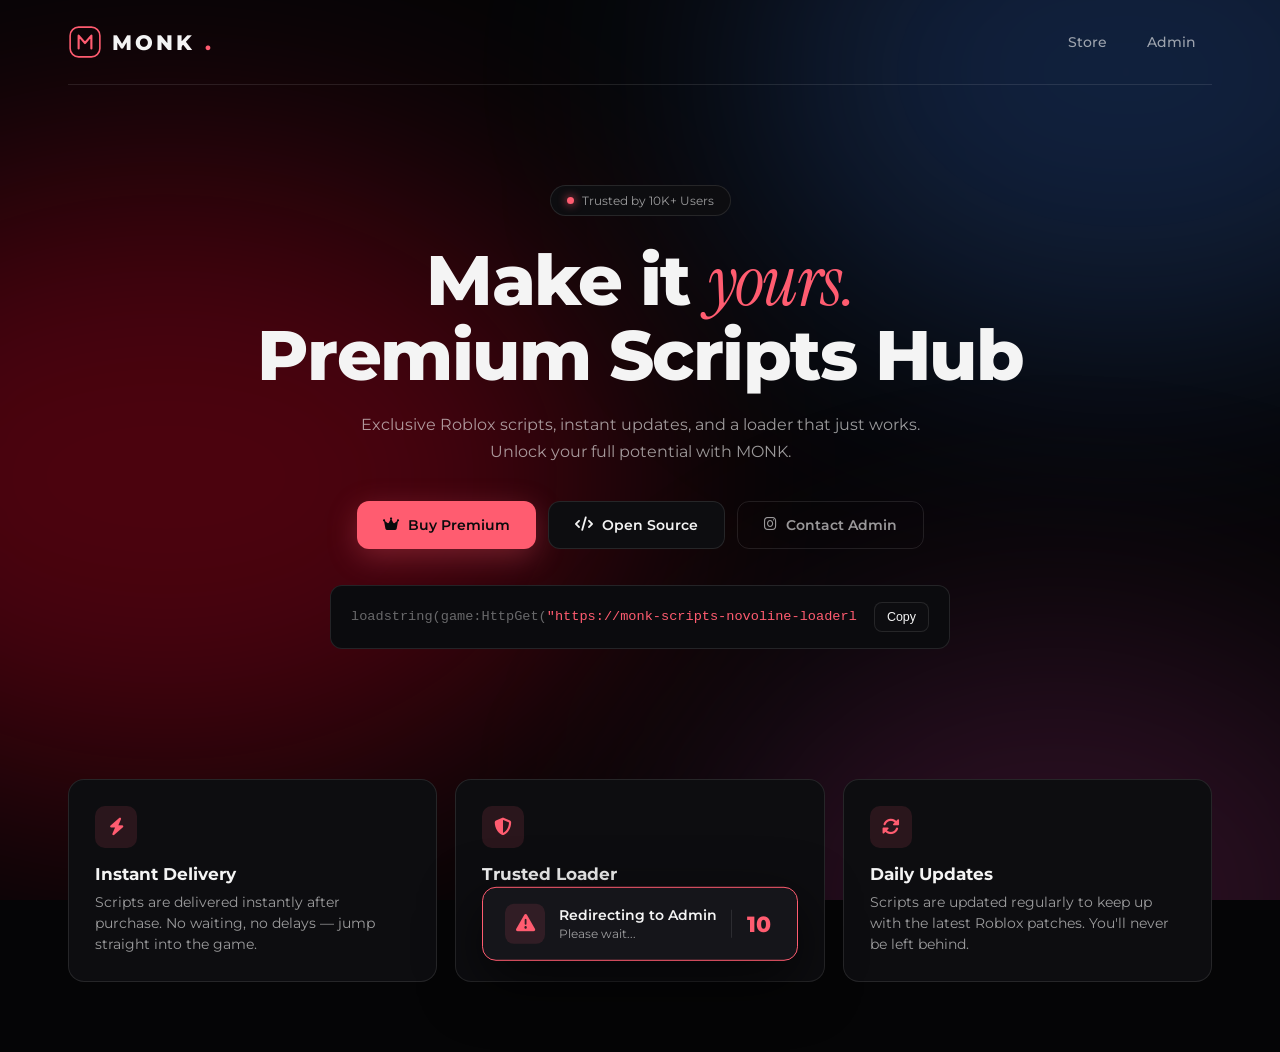
<file: index.html>
<!DOCTYPE html>
<html lang="en">
<head>
  <meta charset="UTF-8" />
  <meta name="viewport" content="width=device-width, initial-scale=1.0" />
  <title>MONK — Premium Script Hub</title>
  <meta name="description" content="MONK is a premium Roblox script hub with exclusive scripts, instant updates, and a trusted loader." />
  <meta name="theme-color" content="#050506" />
  <!-- FAVICON -->
  <link rel="icon" href="data:image/svg+xml,<svg xmlns='http://www.w3.org/2000/svg' viewBox='0 0 100 100'><rect width='100' height='100' rx='22' fill='%23ff5c70'/><text x='50' y='72' font-size='60' font-family='Montserrat,sans-serif' font-weight='800' text-anchor='middle' fill='%230a0a0c'>M</text></svg>" />
  <link rel="stylesheet" href="style.css" />
</head>
<body>

  <!-- FULL-PAGE LOADING SCREEN -->
  <div id="page-loader">
    <div class="spinner"></div>
    <div class="load-text">Loading MONK...</div>
  </div>

  <div class="glows">
    <span class="r"></span>
    <span class="b"></span>
    <span class="p"></span>
  </div>

  <div id="toast">
    <i class="fas fa-exclamation-triangle toast-icon"></i>
    <span class="toast-text">Redirecting to Admin<small>Please wait...</small></span>
    <span class="toast-timer" id="timer">10</span>
  </div>

  <div class="wrap">
    <nav>
      <a href="/" class="brand">
        <svg viewBox="0 0 64 64" fill="none">
          <rect x="4" y="4" width="56" height="56" rx="16" stroke="#ff5c70" stroke-width="3"/>
          <path d="M20 44V20L32 34L44 20V44" stroke="#ff5c70" stroke-width="4" stroke-linecap="round" stroke-linejoin="round"/>
        </svg>
        MONK<span class="accent">.</span>
      </a>
      <div class="nav-links">
        <a href="/buy">Store</a>
        <a href="#" onclick="redirectInstagram(); return false;">Admin</a>
      </div>
    </nav>

    <section class="hero">
      <div class="hero-badge"><span class="dot"></span> Trusted by 10K+ Users</div>
      <h1>Make it <em>yours.</em><br>Premium Scripts Hub</h1>
      <p>Exclusive Roblox scripts, instant updates, and a loader that just works. Unlock your full potential with MONK.</p>

      <!-- ONLY 3 BUTTONS -->
      <div class="btn-group">
        <a href="/buy" class="btn btn-primary">
          <i class="fas fa-crown"></i> Buy Premium
        </a>
        <button class="btn btn-secondary" onclick="openSource()">
          <i class="fas fa-code"></i> Open Source
        </button>
        <button class="btn btn-ghost" onclick="redirectInstagram()">
          <i class="fab fa-instagram"></i> Contact Admin
        </button>
      </div>

      <div class="code-block">
        <code>loadstring(game:HttpGet(<span class="str">"https://monk-scripts-novoline-loaderlua.vercel.app/"</span>))()</code>
        <button class="code-copy" onclick="copyCode(this)">Copy</button>
      </div>
    </section>

    <section class="features">
      <div class="feature">
        <div class="feature-icon"><i class="fas fa-bolt"></i></div>
        <h3>Instant Delivery</h3>
        <p>Scripts are delivered instantly after purchase. No waiting, no delays — jump straight into the game.</p>
      </div>
      <div class="feature">
        <div class="feature-icon"><i class="fas fa-shield-halved"></i></div>
        <h3>Trusted Loader</h3>
        <p>All scripts run through our proprietary loader, verified for safety and stability across major executors.</p>
      </div>
      <div class="feature">
        <div class="feature-icon"><i class="fas fa-rotate"></i></div>
        <h3>Daily Updates</h3>
        <p>Scripts are updated regularly to keep up with the latest Roblox patches. You'll never be left behind.</p>
      </div>
    </section>
  </div>

  <script src="script.js"></script>
  <script>
    // LOADING SCREEN
    window.addEventListener('load', () => {
      setTimeout(() => {
        document.getElementById('page-loader').classList.add('hide');
      }, 1200);
    });

    function openSource() {
      const loader = document.getElementById('page-loader');
      loader.classList.remove('hide');
      setTimeout(() => { window.location.href = '/source'; }, 2200);
    }

    function copyCode(btn) {
      const code = document.querySelector('.code-block code').innerText;
      navigator.clipboard.writeText(code).then(() => {
        btn.textContent = 'Copied!';
        setTimeout(() => { btn.textContent = 'Copy'; }, 1500);
      });
    }
  </script>
</body>
</html>
</file>
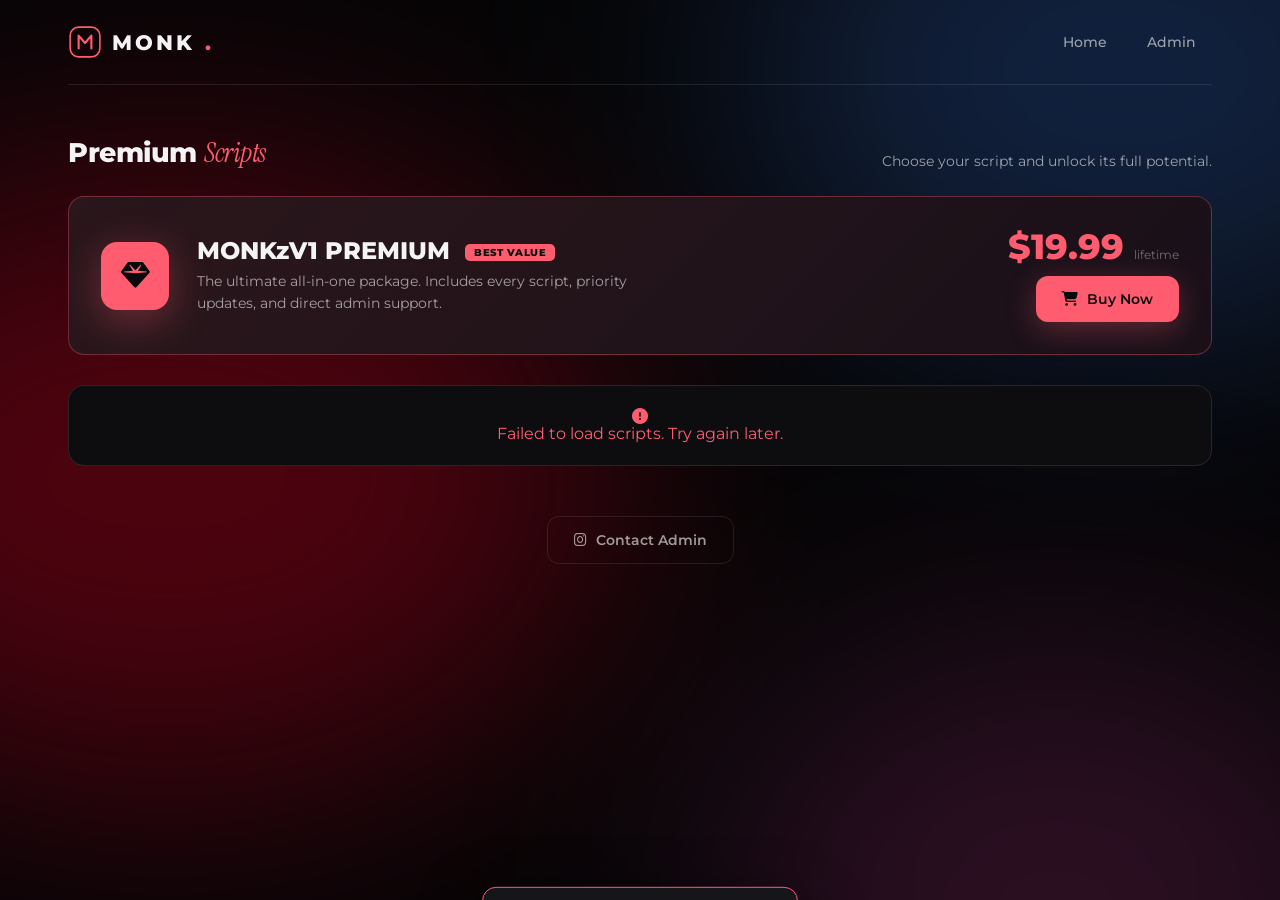
<file: buy.html>
<!DOCTYPE html>
<html lang="en">
<head>
  <meta charset="UTF-8" />
  <meta name="viewport" content="width=device-width, initial-scale=1.0" />
  <title>Store — MONK Premium Scripts</title>
  <!-- FAVICON -->
  <link rel="icon" href="data:image/svg+xml,<svg xmlns='http://www.w3.org/2000/svg' viewBox='0 0 100 100'><rect width='100' height='100' rx='22' fill='%23ff5c70'/><text x='50' y='72' font-size='60' font-family='Montserrat,sans-serif' font-weight='800' text-anchor='middle' fill='%230a0a0c'>M</text></svg>" />
  <link rel="stylesheet" href="style.css" />
</head>
<body>

  <!-- FULL-PAGE LOADING SCREEN -->
  <div id="page-loader">
    <div class="spinner"></div>
    <div class="load-text">Loading scripts...</div>
  </div>

  <div class="glows">
    <span class="r"></span>
    <span class="b"></span>
    <span class="p"></span>
  </div>

  <div id="toast">
    <i class="fas fa-exclamation-triangle toast-icon"></i>
    <span class="toast-text">Redirecting to Admin<small>Please wait...</small></span>
    <span class="toast-timer" id="timer">10</span>
  </div>

  <div class="wrap">
    <nav>
      <a href="/" class="brand">
        <svg viewBox="0 0 64 64" fill="none">
          <rect x="4" y="4" width="56" height="56" rx="16" stroke="#ff5c70" stroke-width="3"/>
          <path d="M20 44V20L32 34L44 20V44" stroke="#ff5c70" stroke-width="4" stroke-linecap="round" stroke-linejoin="round"/>
        </svg>
        MONK<span class="accent">.</span>
      </a>
      <div class="nav-links">
        <a href="/">Home</a>
        <a href="#" onclick="redirectInstagram(); return false;">Admin</a>
      </div>
    </nav>

    <div class="store-head">
      <h2>Premium <em>Scripts</em></h2>
      <p>Choose your script and unlock its full potential.</p>
    </div>

    <!-- Featured MONKzV1 -->
    <div class="featured-card">
      <div class="fc-icon"><i class="fas fa-gem"></i></div>
      <div class="fc-body">
        <h3>MONKzV1 PREMIUM <span class="badge">BEST VALUE</span></h3>
        <p>The ultimate all-in-one package. Includes every script, priority updates, and direct admin support.</p>
      </div>
      <div class="fc-price">
        <div class="amount">$19.99 <small>lifetime</small></div>
        <button class="btn btn-primary" onclick="startBuyRedirect(this)">
          <i class="fas fa-shopping-cart"></i> Buy Now
        </button>
      </div>
    </div>

    <div id="scripts-container" class="product-grid">
      <div class="product" style="grid-column: 1/-1; text-align: center; color: var(--dim);">
        <i class="fas fa-spinner fa-spin" style="font-size: 1.6rem; margin-bottom: 10px;"></i>
        <p>Loading scripts...</p>
      </div>
    </div>

    <div style="text-align: center; margin: 30px 0 60px;">
      <button class="btn btn-ghost" onclick="redirectInstagram()">
        <i class="fab fa-instagram"></i> Contact Admin
      </button>
    </div>
  </div>

  <script src="script.js"></script>
  <script>
    const SCRIPTS_URL = 'https://raw.githubusercontent.com/MANASMCPE/M0NK-hub/main/data/scripts.json';
    const container = document.getElementById('scripts-container');
    const SCRIPT_PRICE = '$4.99';

    // Array of premium icons for each script
    const SCRIPT_ICONS = ['fa-file-code', 'fa-gamepad', 'fa-robot', 'fa-bolt', 'fa-shield-halved', 'fa-gem'];

    fetch(SCRIPTS_URL)
      .then(res => res.json())
      .then(data => {
        container.innerHTML = '';
        data.scripts.forEach((script, i) => {
          const el = document.createElement('div');
          el.className = 'product';
          const iconClass = SCRIPT_ICONS[i % SCRIPT_ICONS.length];
          el.innerHTML = `
            <div class="product-top">
              <div class="product-logo"><i class="fas ${iconClass}"></i></div>
              ${script.featured ? '<span class="product-badge featured">Featured</span>' : ''}
            </div>
            <div class="product-cat">${script.category}</div>
            <h3>${script.title}</h3>
            <p class="product-desc">${script.description.replace(/\n/g, ' ')}</p>
            <div class="product-meta">
              <span><i class="fas fa-tag"></i> ${script.version}</span>
              <span><i class="fas fa-hdd"></i> ${script.size}</span>
              <span><i class="fas fa-calendar"></i> ${script.updated}</span>
            </div>
            <div class="product-footer">
              <div class="product-price">${SCRIPT_PRICE}</div>
              <button class="btn btn-primary" onclick="startBuyRedirect(this)">
                <i class="fas fa-shopping-cart"></i> Buy
              </button>
            </div>
          `;
          container.appendChild(el);
        });
        // Hide page loader after scripts render
        document.getElementById('page-loader').classList.add('hide');
      })
      .catch(() => {
        container.innerHTML = `<div class="product" style="grid-column:1/-1;text-align:center;color:var(--rose);">
          <i class="fas fa-exclamation-circle"></i> Failed to load scripts. Try again later.
        </div>`;
        document.getElementById('page-loader').classList.add('hide');
      });
  </script>
</body>
</html>
</file>
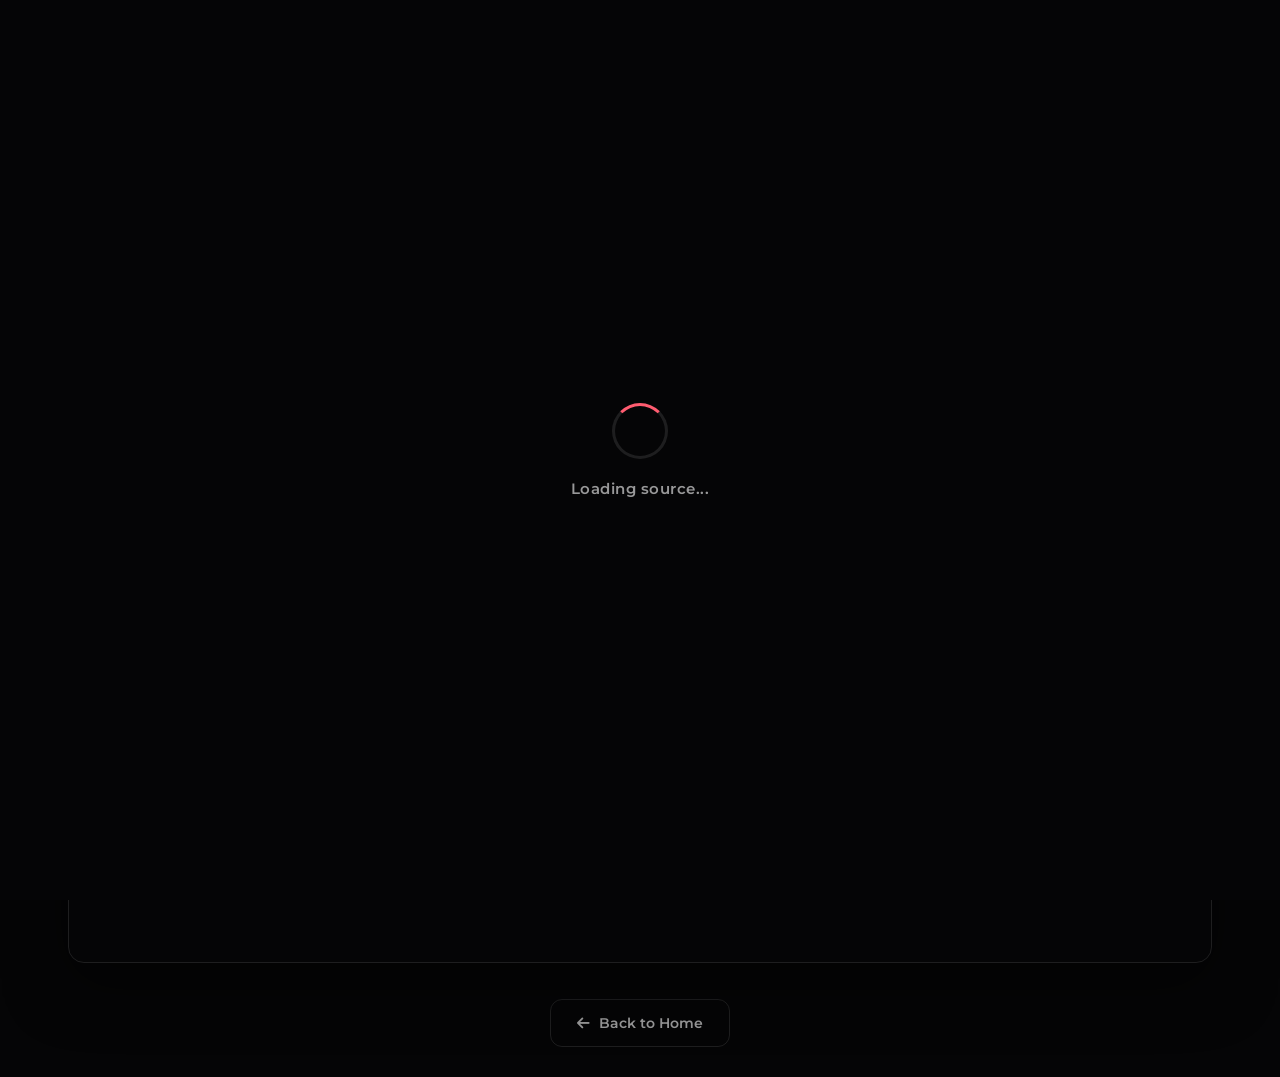
<file: src.html>
<!DOCTYPE html>
<html lang="en">
<head>
  <meta charset="UTF-8" />
  <meta name="viewport" content="width=device-width, initial-scale=1.0" />
  <title>SKID CANT GET SOURCE — MONK</title>
  <!-- FAVICON -->
  <link rel="icon" href="data:image/svg+xml,<svg xmlns='http://www.w3.org/2000/svg' viewBox='0 0 100 100'><rect width='100' height='100' rx='22' fill='%23ff5c70'/><text x='50' y='72' font-size='60' font-family='Montserrat,sans-serif' font-weight='800' text-anchor='middle' fill='%230a0a0c'>M</text></svg>" />
  <link rel="stylesheet" href="style.css" />
</head>
<body>

  <!-- FULL-PAGE LOADING SCREEN -->
  <div id="page-loader">
    <div class="spinner"></div>
    <div class="load-text">Loading source...</div>
  </div>

  <div class="glows">
    <span class="r"></span>
    <span class="b"></span>
    <span class="p"></span>
  </div>

  <div class="wrap">
    <nav>
      <a href="/" class="brand">
        <svg viewBox="0 0 64 64" fill="none">
          <rect x="4" y="4" width="56" height="56" rx="16" stroke="#ff5c70" stroke-width="3"/>
          <path d="M20 44V20L32 34L44 20V44" stroke="#ff5c70" stroke-width="4" stroke-linecap="round" stroke-linejoin="round"/>
        </svg>
        MONK<span class="accent">.</span>
      </a>
      <div class="nav-links">
        <a href="/">Home</a>
        <a href="/buy">Store</a>
      </div>
    </nav>

    <section class="hero" style="padding-bottom: 30px;">
      <h1 style="font-size: clamp(1.8rem, 5vw, 3rem);">SKID CANT GET <em>SOURCE</em></h1>
      <p>Exclusive open-source reveal by MONK.</p>

      <!-- OLD VIDEO + AUTOPLAY + LOOP + MUTE -->
      <div class="video-wrap">
        <iframe
          src="https://www.youtube.com/embed/h7oqtfgvT64?autoplay=1&loop=1&playlist=h7oqtfgvT64&mute=1&controls=1&rel=0"
          title="MONK Open Source"
          frameborder="0"
          allow="accelerometer; autoplay; clipboard-write; encrypted-media; gyroscope; picture-in-picture"
          allowfullscreen>
        </iframe>
      </div>

      <a href="/" class="btn btn-ghost" style="margin-top: 8px;">
        <i class="fas fa-arrow-left"></i> Back to Home
      </a>
    </section>
  </div>

  <script>
    window.addEventListener('load', () => {
      setTimeout(() => {
        document.getElementById('page-loader').classList.add('hide');
      }, 1500);
    });
  </script>
</body>
</html>
</file>
<file: style.css>
/* style.css — MONK • Novoline-inspired */
@import url('https://fonts.googleapis.com/css2?family=Instrument+Serif:ital@1&family=Montserrat:wght@500;600;700;800&family=JetBrains+Mono:wght@500&display=swap');
@import url('https://cdnjs.cloudflare.com/ajax/libs/font-awesome/6.4.0/css/all.min.css');

:root {
  --bg: #050506;
  --surface: #0d0d10;
  --surface-2: #15151a;
  --text: #f4f4f4;
  --dim: rgba(244, 244, 244, 0.62);
  --faint: rgba(244, 244, 244, 0.4);
  --line: rgba(255, 255, 255, 0.1);
  --rose: #ff5c70;
  --rose-soft: rgba(255, 92, 112, 0.12);
  --gold: #f5c542;
  --radius: 16px;
}

* { margin: 0; padding: 0; box-sizing: border-box; }

html { background: var(--bg); scroll-behavior: smooth; }

body {
  min-height: 100vh;
  background: var(--bg);
  color: var(--text);
  font-family: "Montserrat", system-ui, sans-serif;
  -webkit-font-smoothing: antialiased;
  overflow-x: hidden;
}

a { color: inherit; text-decoration: none; }

/* ---------- FULL-PAGE LOADING SCREEN ---------- */
#page-loader {
  position: fixed;
  inset: 0;
  background: var(--bg);
  display: flex;
  justify-content: center;
  align-items: center;
  flex-direction: column;
  z-index: 99999;
  gap: 20px;
  transition: opacity 0.4s ease, visibility 0.4s ease;
}
#page-loader.hide {
  opacity: 0;
  visibility: hidden;
}
#page-loader .spinner {
  width: 56px; height: 56px;
  border: 3px solid var(--line);
  border-top-color: var(--rose);
  border-radius: 50%;
  animation: spin 0.8s linear infinite;
}
#page-loader .load-text {
  font-family: "Montserrat", sans-serif;
  font-weight: 600;
  font-size: 0.95rem;
  color: var(--dim);
  letter-spacing: 0.5px;
  animation: pulse 1.5s ease-in-out infinite;
}
@keyframes spin { to { transform: rotate(360deg); } }
@keyframes pulse {
  0%, 100% { opacity: 0.5; }
  50% { opacity: 1; }
}

/* ---------- GLOWS ---------- */
.glows {
  position: fixed;
  inset: 0;
  pointer-events: none;
  z-index: 0;
  overflow: hidden;
}
.glows span {
  position: absolute;
  border-radius: 50%;
  filter: blur(130px);
}
.glows .r { left: -22vw; top: 18vh; width: 70vw; height: 70vh; background: rgba(202, 0, 33, 0.36); }
.glows .b { right: -18vw; top: -22vh; width: 60vw; height: 60vh; background: rgba(56, 116, 222, 0.26); }
.glows .p { right: -10vw; bottom: -30vh; width: 55vw; height: 60vh; background: rgba(214, 64, 159, 0.18); }

.wrap {
  position: relative;
  z-index: 1;
  max-width: 1200px;
  margin: 0 auto;
  padding: 0 28px;
}

/* ---------- NAV ---------- */
nav {
  display: flex;
  align-items: center;
  justify-content: space-between;
  padding: 24px 0;
  border-bottom: 1px solid var(--line);
}

.brand {
  display: flex;
  align-items: center;
  gap: 10px;
  font-weight: 800;
  font-size: 1.3rem;
  letter-spacing: 3px;
}
.brand svg { width: 34px; height: 34px; }
.brand .accent { color: var(--rose); }

.nav-links {
  display: flex;
  align-items: center;
  gap: 8px;
}
.nav-links a {
  padding: 9px 16px;
  border-radius: 10px;
  font-size: 0.88rem;
  font-weight: 500;
  color: var(--dim);
  transition: 0.2s;
}
.nav-links a:hover { color: var(--text); background: var(--surface); }

/* ---------- HERO ---------- */
.hero {
  text-align: center;
  padding: 100px 0 60px;
}
.hero-badge {
  display: inline-flex;
  align-items: center;
  gap: 8px;
  padding: 7px 16px;
  border-radius: 999px;
  border: 1px solid var(--line);
  background: var(--surface);
  font-size: 0.78rem;
  color: var(--dim);
  margin-bottom: 28px;
}
.hero-badge .dot {
  width: 7px; height: 7px;
  border-radius: 50%;
  background: var(--rose);
  box-shadow: 0 0 10px var(--rose);
  animation: blink 2s infinite;
}
@keyframes blink { 0%,100%{opacity:1} 50%{opacity:.4} }

.hero h1 {
  font-family: "Montserrat", sans-serif;
  font-size: clamp(2.4rem, 7vw, 4.4rem);
  font-weight: 800;
  line-height: 1.05;
  letter-spacing: -1.5px;
  margin-bottom: 18px;
}
.hero h1 em {
  font-family: "Instrument Serif", serif;
  font-style: italic;
  font-weight: 400;
  color: var(--rose);
}

.hero p {
  max-width: 560px;
  margin: 0 auto 36px;
  color: var(--dim);
  font-size: 1.02rem;
  line-height: 1.65;
}

/* ---------- BUTTONS ---------- */
.btn {
  display: inline-flex;
  align-items: center;
  justify-content: center;
  gap: 9px;
  padding: 14px 26px;
  border-radius: 12px;
  font-family: "Montserrat", sans-serif;
  font-weight: 600;
  font-size: 0.9rem;
  border: none;
  cursor: pointer;
  transition: 0.2s ease;
  white-space: nowrap;
}
.btn-primary {
  background: var(--rose);
  color: #0a0a0c;
  box-shadow: 0 8px 30px rgba(255, 92, 112, 0.3);
}
.btn-primary:hover {
  transform: translateY(-2px);
  box-shadow: 0 12px 40px rgba(255, 92, 112, 0.45);
}
.btn-secondary {
  background: var(--surface);
  color: var(--text);
  border: 1px solid var(--line);
}
.btn-secondary:hover {
  border-color: var(--rose);
  color: var(--rose);
}
.btn-ghost {
  background: transparent;
  color: var(--dim);
  border: 1px solid var(--line);
}
.btn-ghost:hover { color: var(--text); border-color: var(--text); }

.btn-group {
  display: flex;
  flex-wrap: wrap;
  justify-content: center;
  gap: 12px;
}

/* ---------- CODE BLOCK ---------- */
.code-block {
  display: flex;
  align-items: center;
  justify-content: space-between;
  gap: 16px;
  max-width: 620px;
  margin: 36px auto 0;
  padding: 16px 20px;
  background: #0b0b0e;
  border: 1px solid var(--line);
  border-radius: 12px;
  font-family: "JetBrains Mono", monospace;
  font-size: 0.85rem;
  color: var(--dim);
  text-align: left;
}
.code-block code {
  overflow-x: auto;
  white-space: nowrap;
  color: var(--faint);
}
.code-block code .str { color: var(--rose); }
.code-copy {
  background: var(--surface);
  border: 1px solid var(--line);
  color: var(--text);
  padding: 7px 12px;
  border-radius: 8px;
  font-size: 0.78rem;
  cursor: pointer;
  flex-shrink: 0;
  transition: 0.2s;
}
.code-copy:hover { border-color: var(--rose); color: var(--rose); }

/* ---------- FEATURES ---------- */
.features {
  display: grid;
  grid-template-columns: repeat(auto-fit, minmax(260px, 1fr));
  gap: 18px;
  margin: 70px 0;
}
.feature {
  background: var(--surface);
  border: 1px solid var(--line);
  border-radius: var(--radius);
  padding: 26px;
  transition: 0.25s;
}
.feature:hover {
  border-color: rgba(255, 92, 112, 0.4);
  transform: translateY(-3px);
}
.feature-icon {
  width: 42px; height: 42px;
  border-radius: 10px;
  background: var(--rose-soft);
  color: var(--rose);
  display: flex;
  align-items: center;
  justify-content: center;
  font-size: 1.1rem;
  margin-bottom: 16px;
}
.feature h3 {
  font-size: 1.05rem;
  font-weight: 700;
  margin-bottom: 8px;
}
.feature p {
  font-size: 0.85rem;
  color: var(--dim);
  line-height: 1.55;
}

/* ---------- STORE / PRODUCT GRID ---------- */
.store-head {
  display: flex;
  justify-content: space-between;
  align-items: flex-end;
  flex-wrap: wrap;
  gap: 12px;
  margin: 50px 0 26px;
}
.store-head h2 {
  font-size: 1.7rem;
  font-weight: 800;
  letter-spacing: -0.5px;
}
.store-head h2 em {
  font-family: "Instrument Serif", serif;
  font-style: italic;
  font-weight: 400;
  color: var(--rose);
}
.store-head p { color: var(--dim); font-size: 0.9rem; }

.product-grid {
  display: grid;
  grid-template-columns: repeat(auto-fill, minmax(270px, 1fr));
  gap: 18px;
  margin-bottom: 50px;
}
.product {
  background: var(--surface);
  border: 1px solid var(--line);
  border-radius: var(--radius);
  padding: 22px;
  display: flex;
  flex-direction: column;
  transition: 0.25s;
}
.product:hover {
  border-color: rgba(255, 92, 112, 0.4);
  transform: translateY(-4px);
  box-shadow: 0 16px 40px rgba(0,0,0,0.4);
}
.product-top {
  display: flex;
  justify-content: space-between;
  align-items: flex-start;
  margin-bottom: 14px;
}

/* PREMIUM SCRIPT LOGO */
.product-logo {
  width: 48px;
  height: 48px;
  border-radius: 12px;
  background: linear-gradient(135deg, rgba(255, 92, 112, 0.25), rgba(214, 64, 159, 0.15));
  border: 1px solid rgba(255, 92, 112, 0.3);
  display: flex;
  align-items: center;
  justify-content: center;
  font-size: 1.3rem;
  color: var(--rose);
  box-shadow: 0 4px 20px rgba(255, 92, 112, 0.15);
}

.product-badge {
  font-size: 0.62rem;
  font-weight: 800;
  letter-spacing: 0.5px;
  text-transform: uppercase;
  padding: 4px 9px;
  border-radius: 6px;
}
.product-badge.featured { background: var(--rose); color: #0a0a0c; }
.product-badge.premium { background: var(--gold); color: #0a0a0c; }

.product-cat {
  font-size: 0.65rem;
  font-weight: 700;
  letter-spacing: 1px;
  text-transform: uppercase;
  color: var(--faint);
  margin-bottom: 6px;
}
.product h3 {
  font-size: 1.05rem;
  font-weight: 700;
  margin-bottom: 8px;
  line-height: 1.3;
}
.product-desc {
  font-size: 0.8rem;
  color: var(--dim);
  line-height: 1.55;
  margin-bottom: 14px;
  flex: 1;
  display: -webkit-box;
  -webkit-line-clamp: 2;
  -webkit-box-orient: vertical;
  overflow: hidden;
}
.product-meta {
  display: flex;
  gap: 12px;
  font-size: 0.68rem;
  color: var(--faint);
  margin-bottom: 16px;
  padding-top: 14px;
  border-top: 1px solid var(--line);
  flex-wrap: wrap;
}
.product-meta span { display: inline-flex; align-items: center; gap: 4px; }

.product-footer {
  display: flex;
  align-items: center;
  justify-content: space-between;
  gap: 10px;
}
.product-price {
  font-size: 1.4rem;
  font-weight: 800;
  color: var(--rose);
  line-height: 1;
}
.product-price small {
  font-size: 0.65rem;
  color: var(--faint);
  font-weight: 400;
  margin-left: 2px;
}
.product-footer .btn {
  padding: 10px 16px;
  font-size: 0.78rem;
  border-radius: 9px;
}

/* Featured MONKzV1 card */
.featured-card {
  background: linear-gradient(135deg, rgba(255, 92, 112, 0.12), rgba(214, 64, 159, 0.06)), var(--surface);
  border: 1px solid rgba(255, 92, 112, 0.35);
  border-radius: var(--radius);
  padding: 32px;
  margin-bottom: 30px;
  display: grid;
  grid-template-columns: auto 1fr auto;
  gap: 28px;
  align-items: center;
}
.fc-icon {
  width: 68px; height: 68px;
  border-radius: 16px;
  background: var(--rose);
  color: #0a0a0c;
  display: flex;
  align-items: center;
  justify-content: center;
  font-size: 1.8rem;
  box-shadow: 0 10px 40px rgba(255, 92, 112, 0.35);
  flex-shrink: 0;
}
.fc-body h3 {
  font-size: 1.5rem;
  font-weight: 800;
  margin-bottom: 6px;
}
.fc-body h3 .badge {
  font-size: 0.6rem;
  padding: 3px 9px;
  border-radius: 5px;
  background: var(--rose);
  color: #0a0a0c;
  vertical-align: middle;
  margin-left: 8px;
  letter-spacing: 0.5px;
}
.fc-body p {
  color: var(--dim);
  font-size: 0.88rem;
  line-height: 1.55;
  max-width: 480px;
}
.fc-price {
  text-align: right;
}
.fc-price .amount {
  font-size: 2.2rem;
  font-weight: 800;
  color: var(--rose);
  line-height: 1;
}
.fc-price .amount small {
  font-size: 0.75rem;
  color: var(--faint);
  font-weight: 400;
}
.fc-price .btn { margin-top: 12px; }

/* ---------- VIDEO ---------- */
.video-wrap {
  position: relative;
  padding-bottom: 56.25%;
  height: 0;
  border-radius: var(--radius);
  overflow: hidden;
  border: 1px solid var(--line);
  margin: 28px 0;
  box-shadow: 0 20px 60px rgba(0,0,0,0.5);
}
.video-wrap iframe {
  position: absolute;
  inset: 0;
  width: 100%;
  height: 100%;
}

/* ---------- TOAST ---------- */
#toast {
  position: fixed;
  bottom: 28px;
  left: 50%;
  transform: translateX(-50%) translateY(120%);
  background: #15151a;
  border: 1px solid var(--rose);
  border-radius: 14px;
  padding: 16px 22px;
  display: flex;
  align-items: center;
  gap: 14px;
  z-index: 10000;
  box-shadow: 0 20px 60px rgba(0,0,0,0.7);
  transition: transform 0.4s cubic-bezier(0.68, -0.55, 0.27, 1.55);
  max-width: 90vw;
}
#toast.show { transform: translateX(-50%) translateY(0); }
#toast .toast-icon {
  color: var(--rose);
  font-size: 1.2rem;
  width: 40px; height: 40px;
  display: flex;
  align-items: center;
  justify-content: center;
  background: var(--rose-soft);
  border-radius: 9px;
  flex-shrink: 0;
}
#toast .toast-text {
  font-size: 0.88rem;
  font-weight: 600;
  line-height: 1.3;
}
#toast .toast-text small {
  display: block;
  font-size: 0.72rem;
  color: var(--dim);
  font-weight: 400;
  margin-top: 2px;
}
#toast .toast-timer {
  font-size: 1.4rem;
  font-weight: 800;
  color: var(--rose);
  min-width: 44px;
  text-align: center;
  padding-left: 10px;
  border-left: 1px solid var(--line);
}

/* ---------- RESPONSIVE ---------- */
@media (max-width: 800px) {
  .featured-card {
    grid-template-columns: 1fr;
    text-align: center;
    padding: 24px;
  }
  .fc-icon { margin: 0 auto; }
  .fc-price { text-align: center; }
}
@media (max-width: 600px) {
  .nav-links a { padding: 7px 10px; font-size: 0.78rem; }
  .hero { padding: 60px 0 40px; }
  .hero h1 { letter-spacing: -1px; }
  .btn { padding: 12px 20px; font-size: 0.82rem; }
  .code-block { font-size: 0.72rem; }
}
</file>
